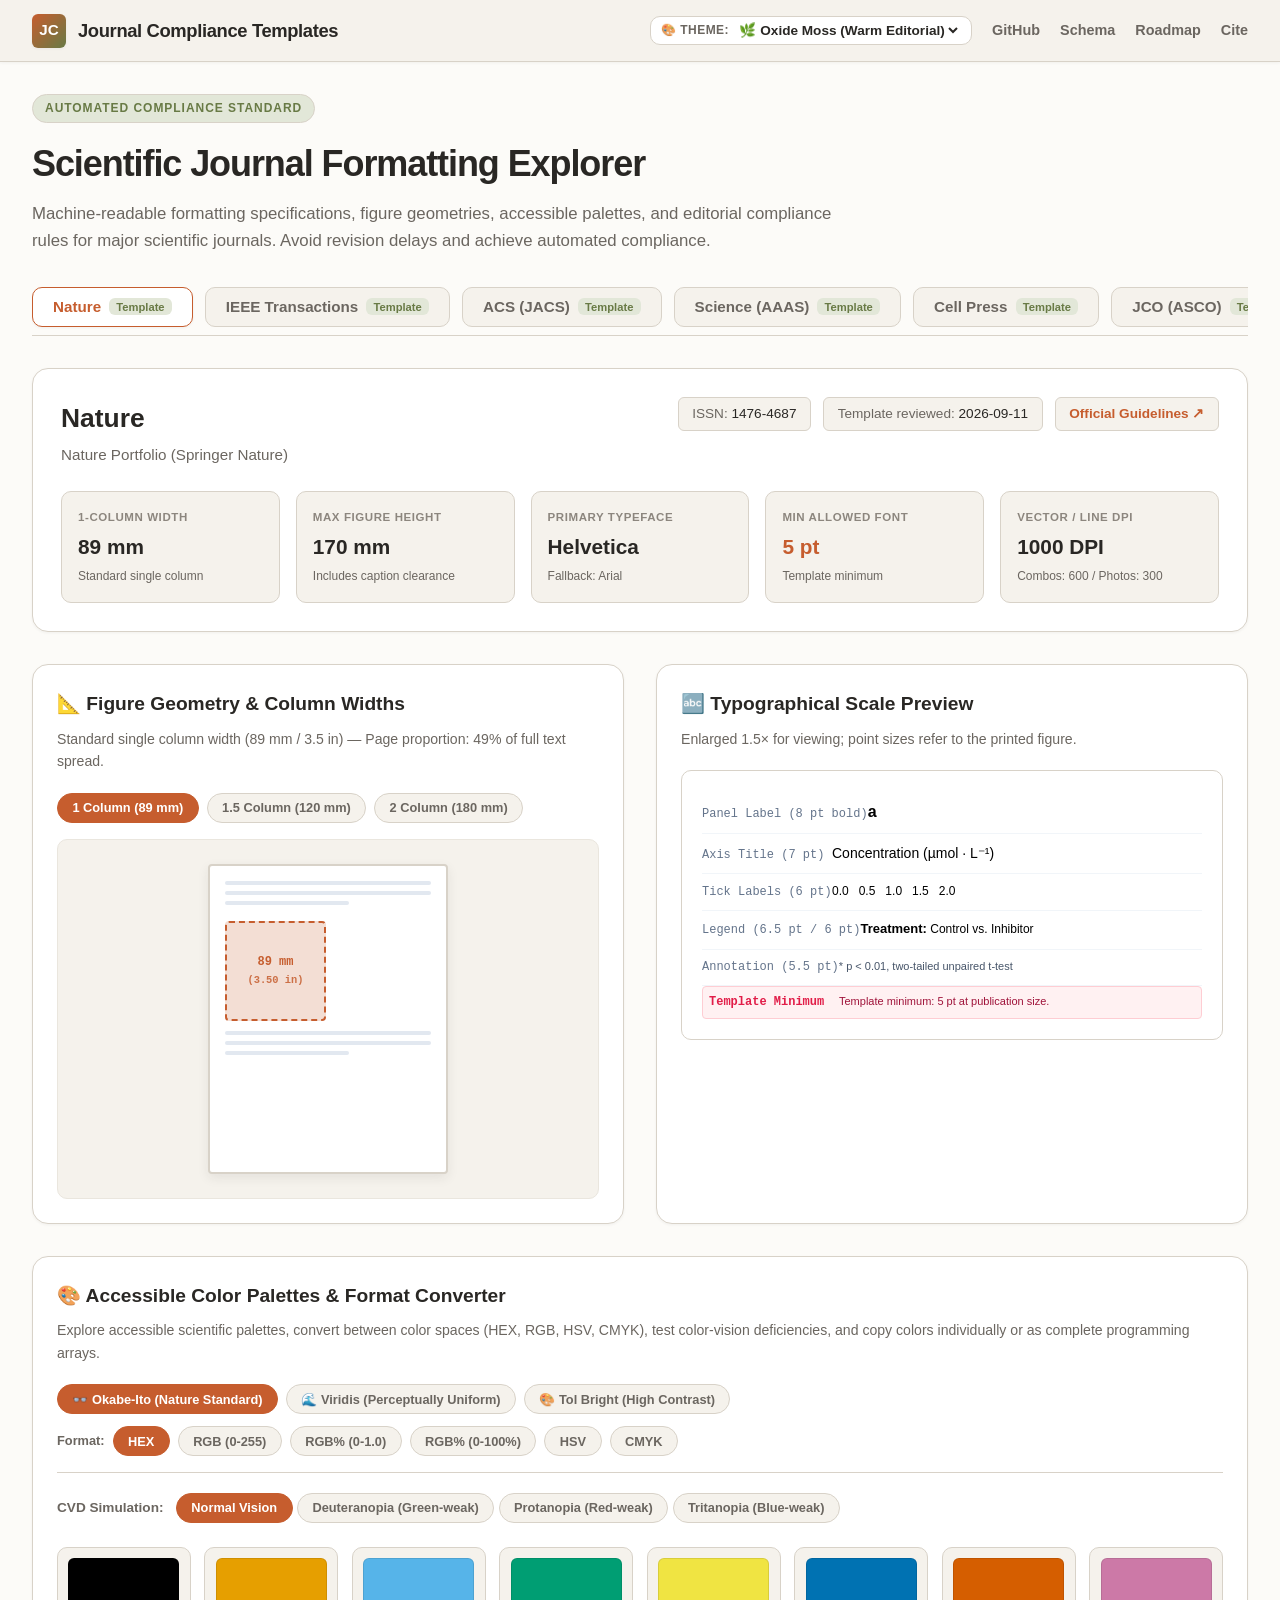
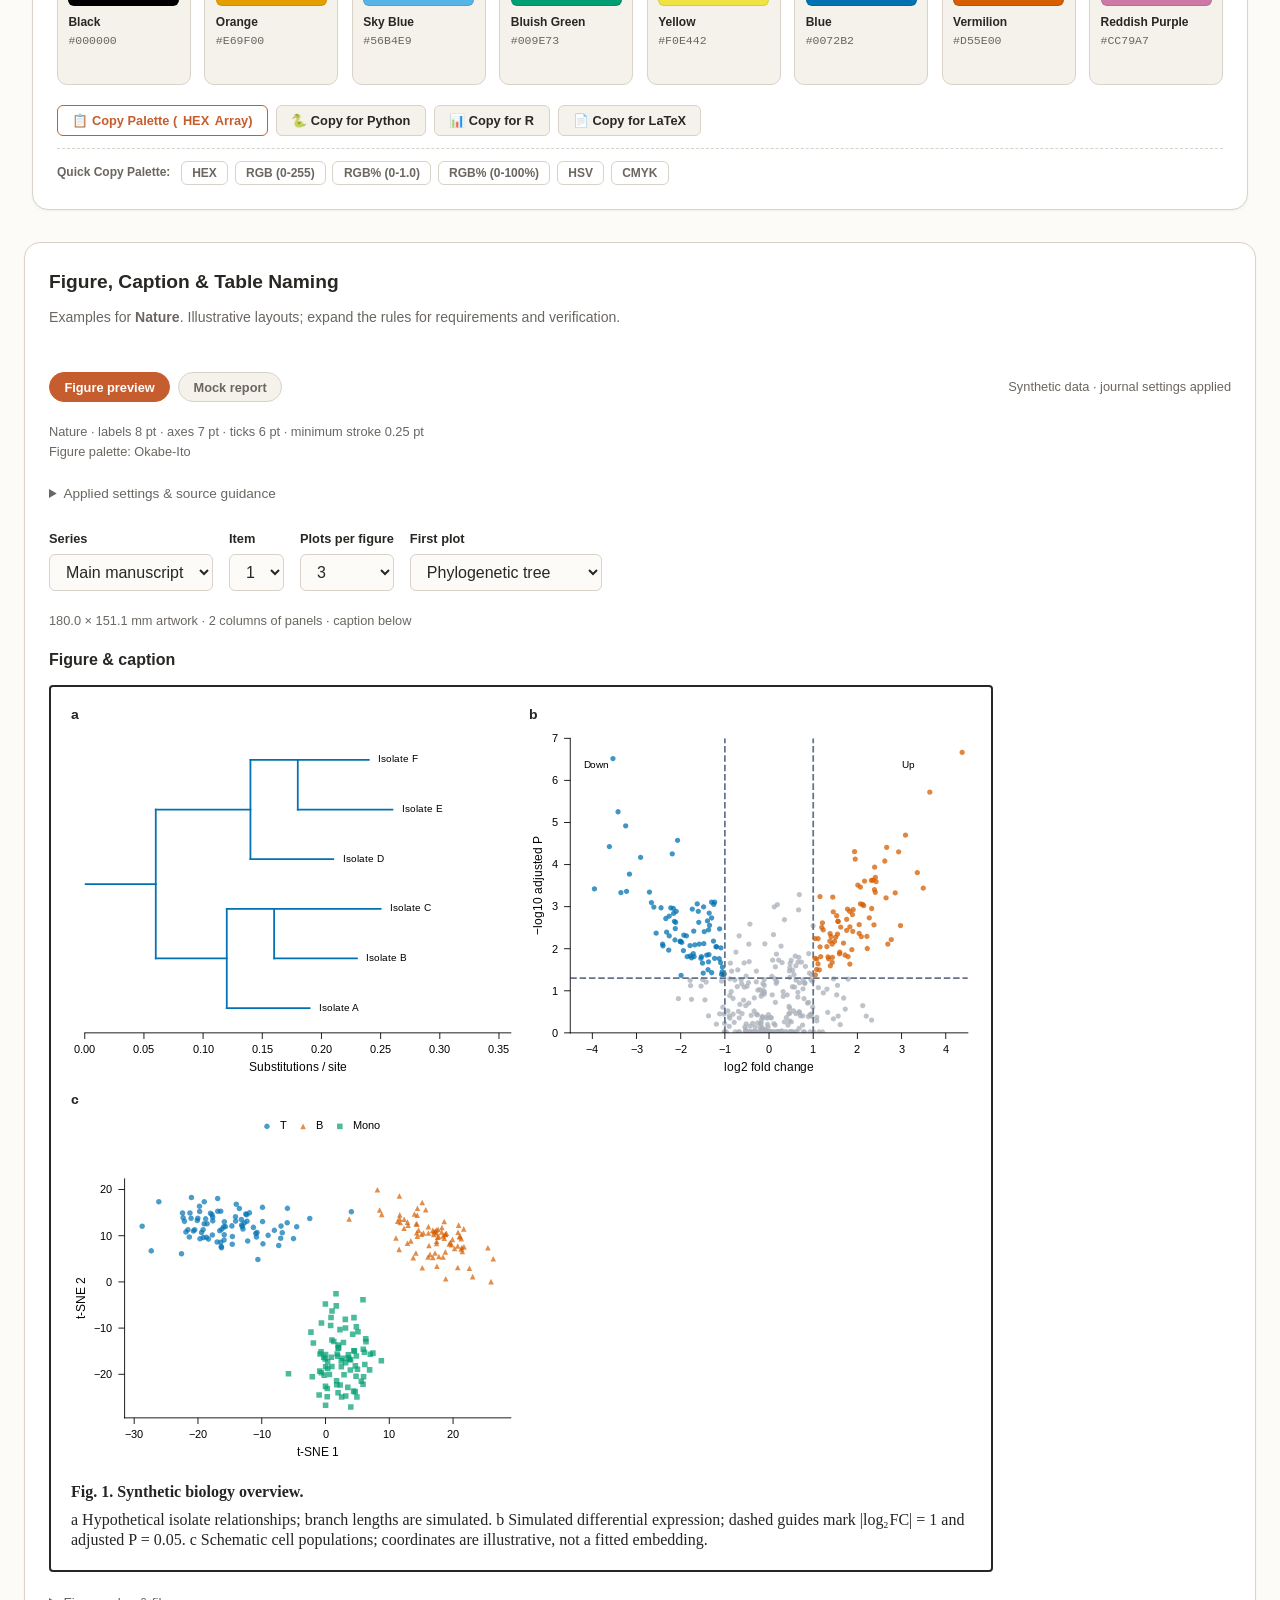
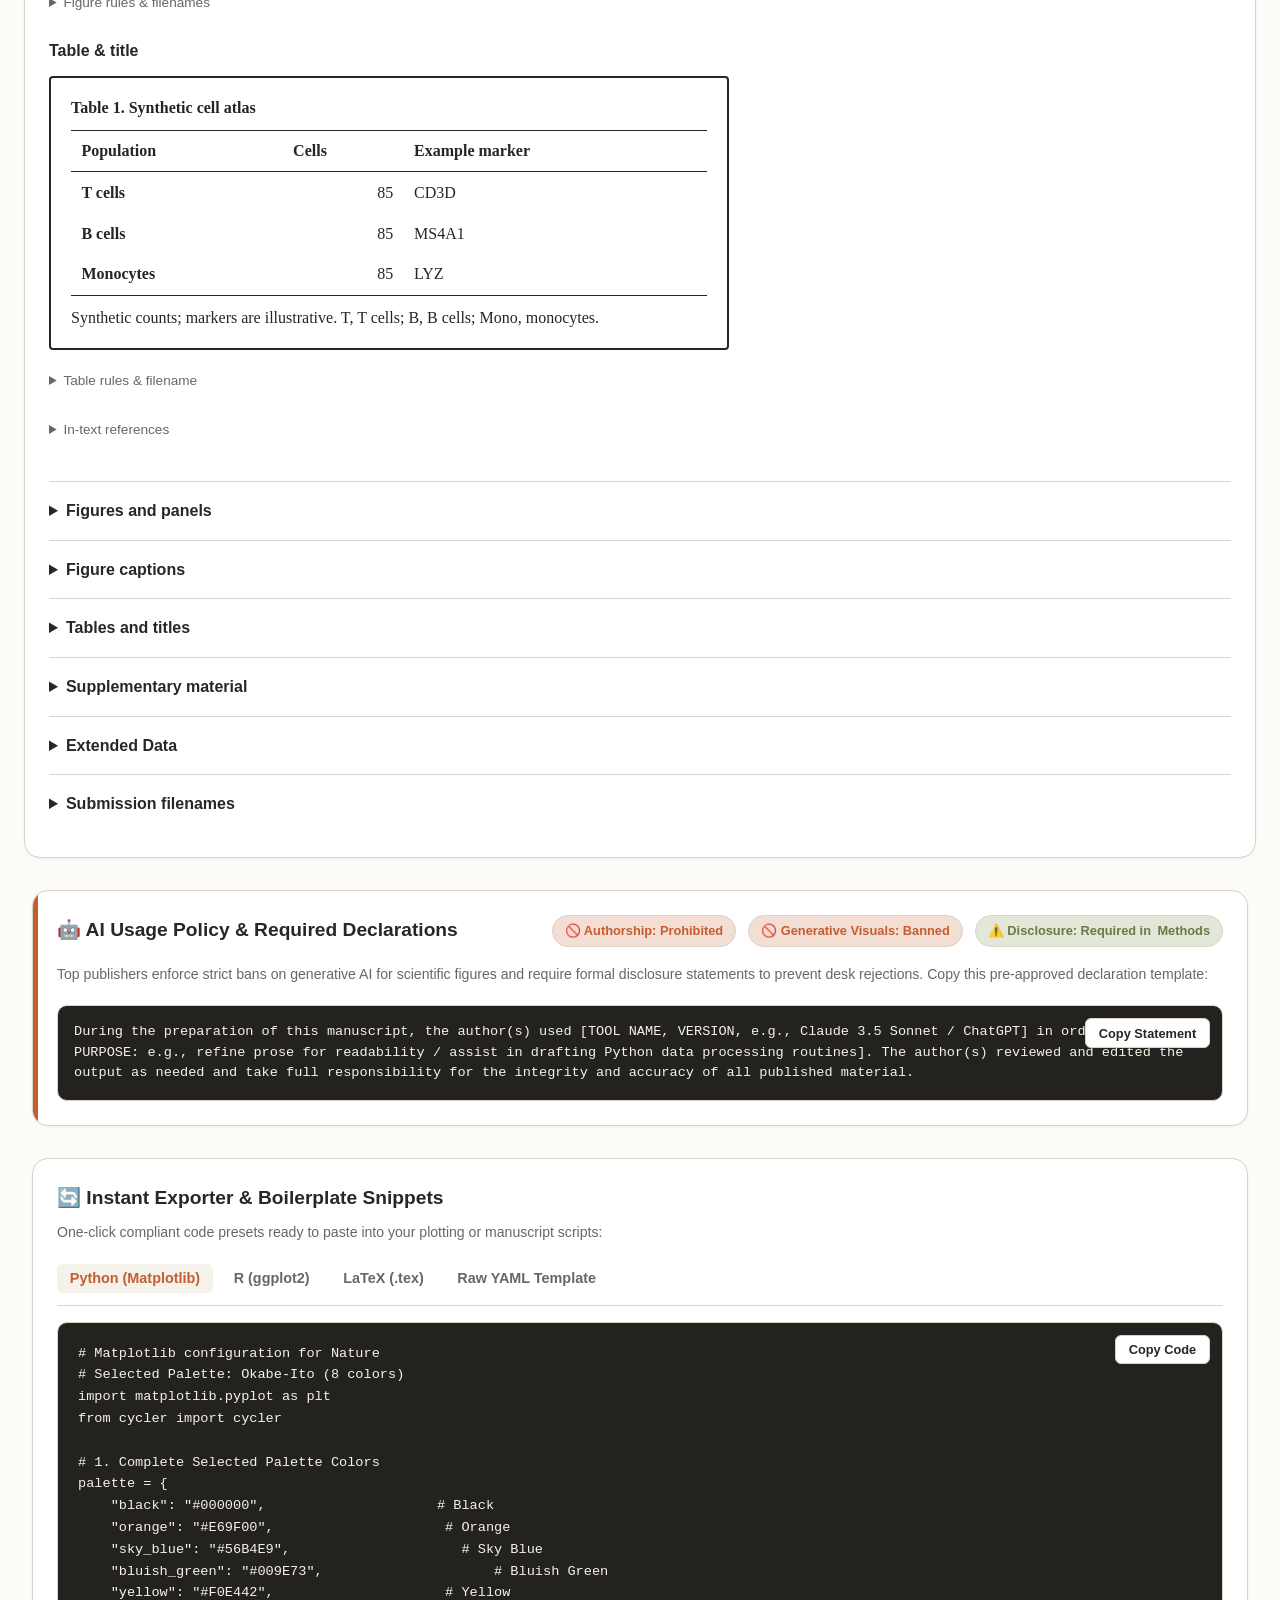
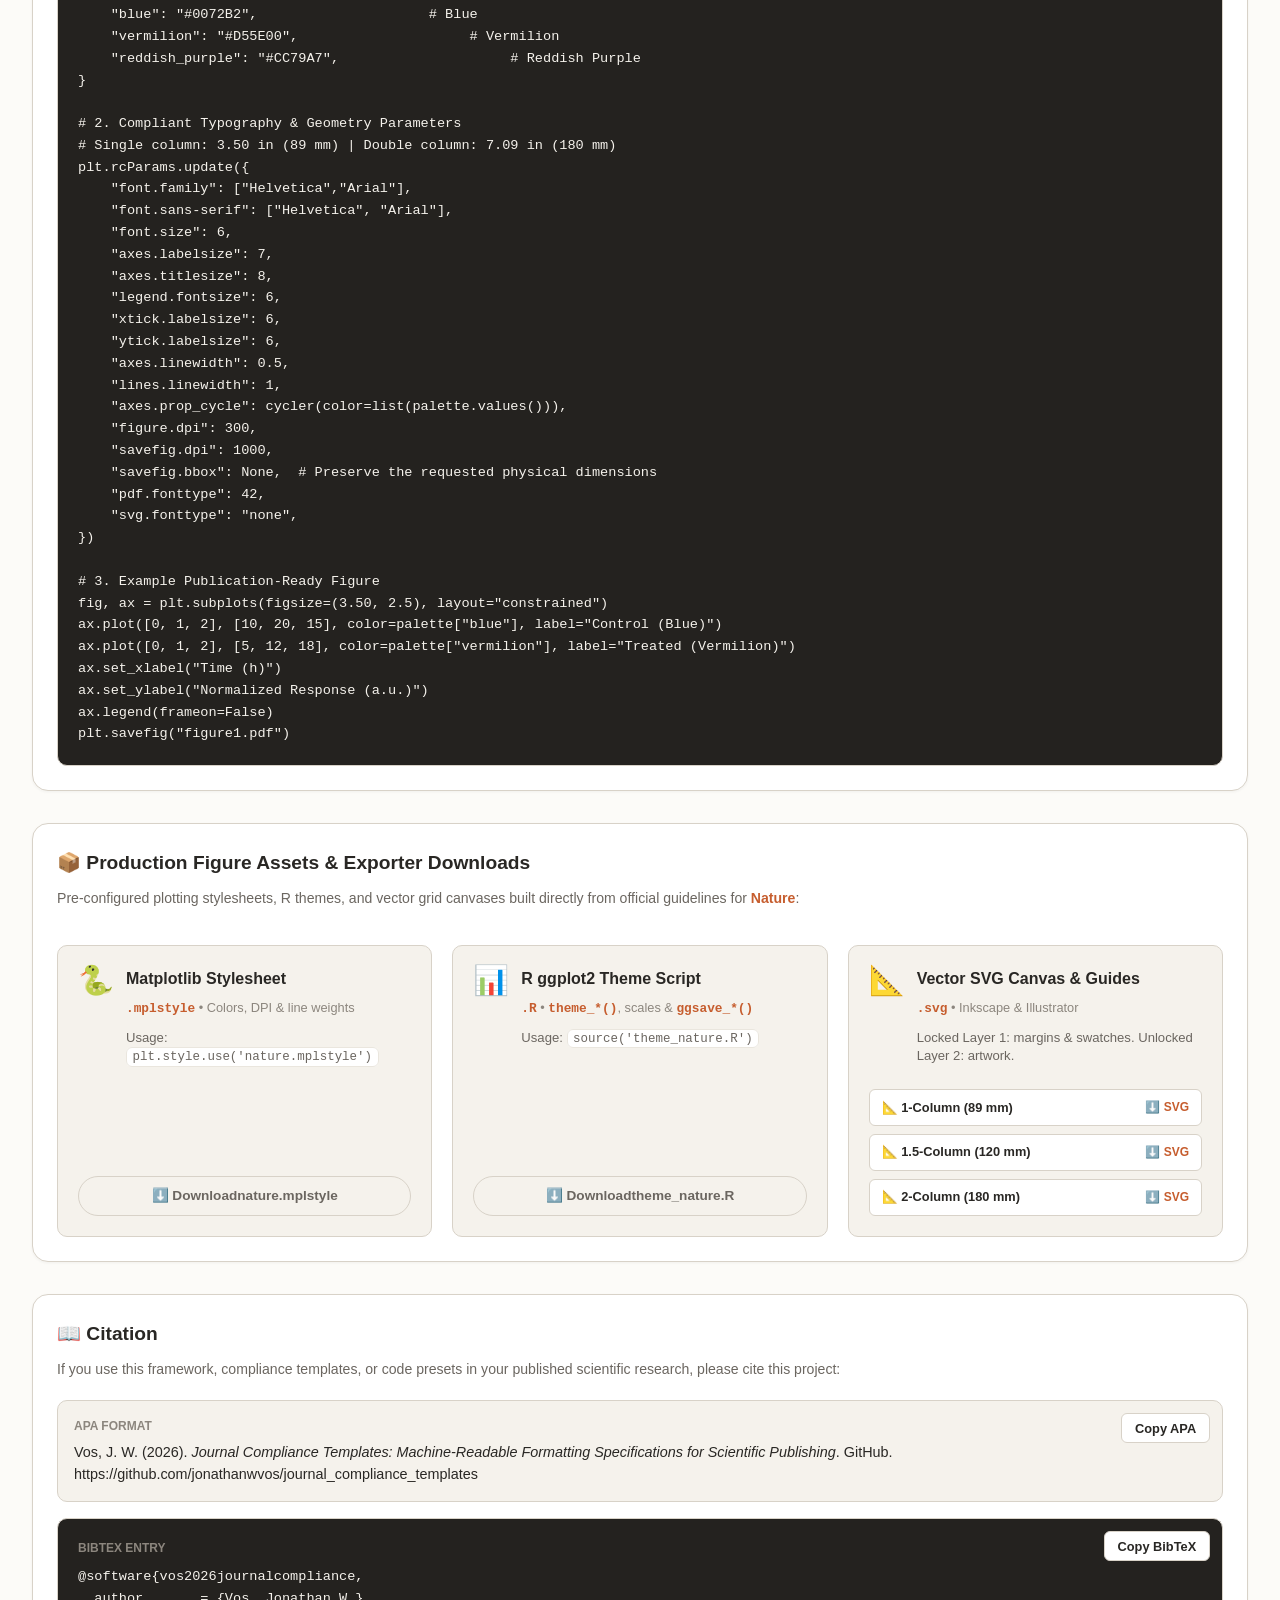
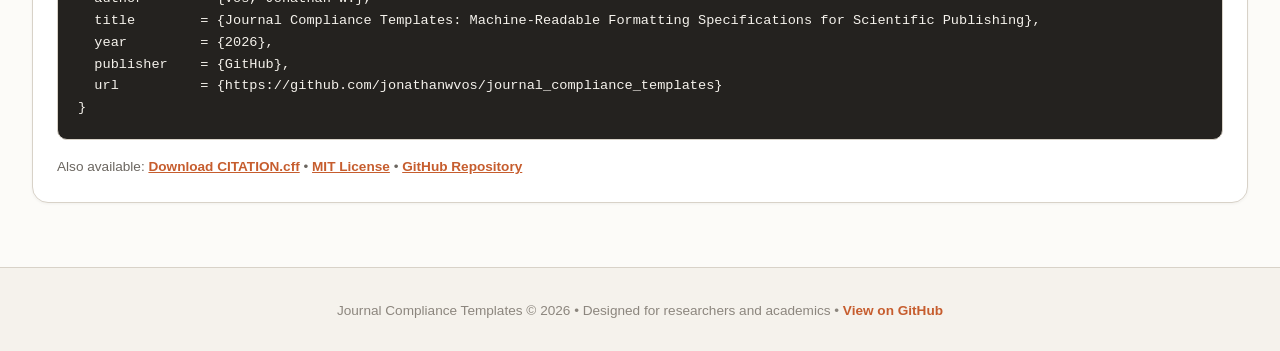
<file: docs/index.html>
<!DOCTYPE html>
<html lang="en">
<head>
  <meta charset="UTF-8">
  <meta name="viewport" content="width=device-width, initial-scale=1.0">
  <title>Scientific Journal Compliance Explorer</title>
  <link rel="stylesheet" href="styles.css">
</head>
<body>

  <!-- Navigation Bar -->
  <header class="top-nav">
    <div class="logo-area">
      <div class="logo-icon">JC</div>
      <span class="brand-title">Journal Compliance Templates</span>
    </div>

    <div class="nav-actions">
      <!-- Theme Switcher -->
      <div class="theme-picker-wrap">
        <span class="theme-picker-label">🎨 Theme:</span>
        <select id="theme-selector" class="theme-select" aria-label="Documentation Color Theme">
          <option value="theme-oxide-moss" selected>🌿 Oxide Moss (Warm Editorial)</option>
          <option value="theme-okabe-ito">👓 Okabe-Ito (Accessible Light)</option>
          <option value="theme-slate-dark">🌌 Slate Dark (Tech Dark)</option>
          <option value="theme-viridis">🌊 Viridis Deep (Data Dense)</option>
        </select>
      </div>

      <nav class="nav-links">
        <a href="https://github.com/jonathanwvos/journal_compliance_templates" target="_blank" class="nav-link">GitHub</a>
        <a href="schemas/compliance_schema_v1.json" target="_blank" class="nav-link">Schema</a>
        <a href="docs/project_plan.md" target="_blank" class="nav-link">Roadmap</a>
        <a href="#citation-section" class="nav-link">Cite</a>
      </nav>
    </div>
  </header>

  <main class="container">
    
    <!-- Hero Section -->
    <section class="hero">
      <span class="hero-tag">Automated Compliance Standard</span>
      <h1>Scientific Journal Formatting Explorer</h1>
      <p>
        Machine-readable formatting specifications, figure geometries, accessible palettes, and editorial compliance rules for major scientific journals. Avoid revision delays and achieve automated compliance.
      </p>
    </section>

    <!-- Journal Selector Tabs -->
    <div class="journal-selector">
      <button class="journal-tab active" data-journal="nature">
        <span>Nature</span>
        <span class="status-badge verified">Template</span>
      </button>
      <button class="journal-tab" data-journal="ieee">
        <span>IEEE Transactions</span>
        <span class="status-badge verified">Template</span>
      </button>
      <button class="journal-tab" data-journal="acs">
        <span>ACS (JACS)</span>
        <span class="status-badge verified">Template</span>
      </button>
      <button class="journal-tab" data-journal="science">
        <span>Science (AAAS)</span>
        <span class="status-badge verified">Template</span>
      </button>
      <button class="journal-tab" data-journal="cell">
        <span>Cell Press</span>
        <span class="status-badge verified">Template</span>
      </button>
      <button class="journal-tab" data-journal="jco">
        <span>JCO (ASCO)</span>
        <span class="status-badge verified">Template</span>
      </button>
    </div>

    <!-- Overview Card -->
    <section class="overview-card">
      <div class="overview-header">
        <div class="journal-meta">
          <h2 id="journal-name">Nature</h2>
          <p id="publisher-name" class="publisher-sub">Nature Portfolio (Springer Nature)</p>
        </div>
        <div class="meta-badges">
          <div class="badge-item">ISSN: <span id="issn-val" style="color:var(--text-primary);">1476-4687</span></div>
          <div class="badge-item">Template reviewed: <span id="verified-val" style="color:var(--text-primary);">2026-09-11</span></div>
          <div class="badge-item"><a id="guidelines-link" href="#" target="_blank">Official Guidelines &nearr;</a></div>
        </div>
      </div>

      <!-- Quick Metrics -->
      <div class="metrics-grid">
        <div class="metric-box">
          <div class="metric-label">1-Column Width</div>
          <div class="metric-value" id="single-width-val">89 mm</div>
          <div class="metric-sub">Standard single column</div>
        </div>
        <div class="metric-box">
          <div class="metric-label">Max Figure Height</div>
          <div class="metric-value" id="max-height-val">170 mm</div>
          <div class="metric-sub">Includes caption clearance</div>
        </div>
        <div class="metric-box">
          <div class="metric-label">Primary Typeface</div>
          <div class="metric-value" id="font-family-val">Helvetica</div>
          <div class="metric-sub" id="font-fallback-val">Fallback: Arial</div>
        </div>
        <div class="metric-box">
          <div class="metric-label">Min Allowed Font</div>
          <div class="metric-value" id="min-font-val" style="color:var(--accent-primary);">5.0 pt</div>
          <div class="metric-sub">Template minimum</div>
        </div>
        <div class="metric-box">
          <div class="metric-label">Vector / Line DPI</div>
          <div class="metric-value" id="lineart-dpi-val">1000 DPI</div>
          <div class="metric-sub" id="raster-dpi-val">Combos: 600 / Photos: 300</div>
        </div>
      </div>
    </section>

    <!-- Interactive Features Split -->
    <div class="feature-split">
      
      <!-- Feature 1: Figure Geometry Visualizer -->
      <div class="card">
        <div class="card-title">
          <span>📐 Figure Geometry & Column Widths</span>
        </div>
        <p class="card-desc" id="visualizer-desc">
          Interactive column layout relative to full page print dimensions.
        </p>
        
        <div class="visualizer-controls">
          <button class="btn-pill col-btn active" data-col="single_column">1 Column (89 mm)</button>
          <button class="btn-pill col-btn" data-col="one_and_half_column">1.5 Column (120 mm)</button>
          <button class="btn-pill col-btn" data-col="double_column">2 Column (180 mm)</button>
        </div>

        <div class="page-stage">
          <div class="page-mockup">
            <div class="page-text-line"></div>
            <div class="page-text-line"></div>
            <div class="page-text-line short"></div>
            
            <!-- Rendered Figure Box -->
            <div id="figure-box-render" class="figure-box-render">
              <strong>89 mm</strong>
              <span>(3.50 in)</span>
            </div>

            <div class="page-text-line"></div>
            <div class="page-text-line"></div>
            <div class="page-text-line short"></div>
          </div>
        </div>
      </div>

      <!-- Feature 2: Typography Scale Hierarchy -->
      <div class="card">
        <div class="card-title">
          <span>🔤 Typographical Scale Preview</span>
        </div>
        <p class="card-desc">
          Enlarged 1.5× for viewing; point sizes refer to the printed figure.
        </p>
        
        <div id="typo-stage" class="typography-stage">
          <!-- Dynamically populated by JS -->
        </div>
      </div>

    </div>

    <!-- Enhanced Color & Accessibility Palette Inspector -->
    <section class="card" style="margin-bottom: 2rem;">
      <div class="card-title">
        <span>🎨 Accessible Color Palettes & Format Converter</span>
      </div>
      <p class="card-desc">
        Explore accessible scientific palettes, convert between color spaces (HEX, RGB, HSV, CMYK), test color-vision deficiencies, and copy colors individually or as complete programming arrays.
      </p>

      <!-- Palette Controls Toolbar -->
      <div class="palette-toolbar">
        <!-- Palette Tabs (Accessible Scientific Standards) -->
        <div class="palette-tabs">
          <button class="btn-pill palette-tab-btn active" data-palette="Okabe-Ito">👓 Okabe-Ito (Nature Standard)</button>
          <button class="btn-pill palette-tab-btn" data-palette="Viridis">🌊 Viridis (Perceptually Uniform)</button>
          <button class="btn-pill palette-tab-btn" data-palette="Tol Bright">🎨 Tol Bright (High Contrast)</button>
        </div>

        <!-- Format Selector -->
        <div class="format-picker-group">
          <span style="font-size: 0.8rem; font-weight: 700; color: var(--text-secondary);">Format:</span>
          <button class="btn-pill fmt-btn active" data-fmt="hex">HEX</button>
          <button class="btn-pill fmt-btn" data-fmt="rgb255">RGB (0-255)</button>
          <button class="btn-pill fmt-btn" data-fmt="rgb_norm" title="Normalized RGB (0.0 to 1.0)">RGB% (0-1.0)</button>
          <button class="btn-pill fmt-btn" data-fmt="rgb_percent" title="Percentage RGB (0-100%)">RGB% (0-100%)</button>
          <button class="btn-pill fmt-btn" data-fmt="hsv">HSV</button>
          <button class="btn-pill fmt-btn" data-fmt="cmyk" title="Print format">CMYK</button>
        </div>
      </div>

      <!-- Vision Simulation Mode (CVD) -->
      <div class="cvd-controls" style="margin-bottom: 0.5rem;">
        <span style="font-size: 0.85rem; font-weight: 600; color: var(--text-secondary); margin-right: 0.5rem;">CVD Simulation:</span>
        <button class="btn-pill cvd-btn active" data-cvd="normal">Normal Vision</button>
        <button class="btn-pill cvd-btn" data-cvd="deuteranopia">Deuteranopia (Green-weak)</button>
        <button class="btn-pill cvd-btn" data-cvd="protanopia">Protanopia (Red-weak)</button>
        <button class="btn-pill cvd-btn" data-cvd="tritanopia">Tritanopia (Blue-weak)</button>
      </div>

      <!-- Interactive Swatch Grid -->
      <div id="swatch-grid" class="swatch-grid">
        <!-- Dynamically populated by JS -->
      </div>

      <!-- Bulk Palette Copy Action Buttons -->
      <div class="palette-action-buttons">
        <button id="copy-palette-formatted" class="action-btn primary-action">📋 Copy Palette (<span id="active-fmt-badge">HEX</span> Array)</button>
        <button id="copy-palette-python" class="action-btn">🐍 Copy for Python</button>
        <button id="copy-palette-r" class="action-btn">📊 Copy for R</button>
        <button id="copy-palette-latex" class="action-btn">📄 Copy for LaTeX</button>
      </div>

      <!-- Quick Copy Row by Format -->
      <div class="palette-quick-row">
        <span class="quick-row-label">Quick Copy Palette:</span>
        <button class="action-btn-sm" data-copy-fmt="hex">HEX</button>
        <button class="action-btn-sm" data-copy-fmt="rgb255">RGB (0-255)</button>
        <button class="action-btn-sm" data-copy-fmt="rgb_norm">RGB% (0-1.0)</button>
        <button class="action-btn-sm" data-copy-fmt="rgb_percent">RGB% (0-100%)</button>
        <button class="action-btn-sm" data-copy-fmt="hsv">HSV</button>
        <button class="action-btn-sm" data-copy-fmt="cmyk">CMYK</button>
      </div>
    </section>

    <section class="card naming-card" aria-labelledby="naming-title">
      <h2 id="naming-title" class="card-title">Figure, Caption &amp; Table Naming</h2>
      <p class="card-desc">Examples for <strong id="naming-journal-name"></strong>.
        Illustrative layouts; expand the rules for requirements and verification.</p>
      <div id="naming-preview"></div>
      <div id="naming-guidance"></div>
    </section>

    <!-- AI Policy & Compliance Section -->
    <section class="ai-card">
      <div class="ai-header">
        <div class="card-title" style="margin-bottom:0;">
          <span>🤖 AI Usage Policy & Required Declarations</span>
        </div>
        <div class="ai-status-group">
          <span class="ai-pill danger">🚫 Authorship: Prohibited</span>
          <span class="ai-pill danger">🚫 Generative Visuals: Banned</span>
          <span class="ai-pill warning">⚠️ Disclosure: Required in <span id="ai-placement-val">Methods</span></span>
        </div>
      </div>
      <p class="card-desc">
        Top publishers enforce strict bans on generative AI for scientific figures and require formal disclosure statements to prevent desk rejections. Copy this pre-approved declaration template:
      </p>
      <div class="statement-box">
        <button id="copy-statement-btn" class="copy-btn">Copy Statement</button>
        <span id="ai-statement-text">Loading declaration template...</span>
      </div>
    </section>

    <!-- Exporters & Code Snippet Card -->
    <section class="exporter-card">
      <div class="card-title">
        <span>🔄 Instant Exporter & Boilerplate Snippets</span>
      </div>
      <p class="card-desc">
        One-click compliant code presets ready to paste into your plotting or manuscript scripts:
      </p>

      <div class="tab-nav">
        <button class="tab-btn active" data-tab="matplotlib">Python (Matplotlib)</button>
        <button class="tab-btn" data-tab="r_ggplot2">R (ggplot2)</button>
        <button class="tab-btn" data-tab="latex">LaTeX (.tex)</button>
        <button class="tab-btn" data-tab="yaml">Raw YAML Template</button>
      </div>

      <div class="code-container">
        <button id="copy-code-btn" class="copy-btn">Copy Code</button>
        <pre><code id="code-display" class="code-block">Loading snippet...</code></pre>
      </div>
    </section>

    <!-- Figure Plotting Exporters & Template Downloads (Milestone 3) -->
    <section class="card" style="margin-bottom: 2rem;">
      <div class="card-title">
        <span>📦 Production Figure Assets & Exporter Downloads</span>
      </div>
      <p class="card-desc">
        Pre-configured plotting stylesheets, R themes, and vector grid canvases built directly from official guidelines for <strong id="fig-dl-journal-name" style="color:var(--accent-primary);">Nature</strong>:
      </p>

      <div class="downloads-grid">
        <!-- Matplotlib .mplstyle Card -->
        <div class="download-item-card">
          <div class="dl-card-header">
            <div class="dl-card-icon">🐍</div>
            <div class="dl-card-content">
              <div class="dl-card-title">Matplotlib Stylesheet</div>
              <div class="dl-card-subtitle"><code>.mplstyle</code> &bull; Colors, DPI & line weights</div>
              <p class="dl-card-text">Usage: <code>plt.style.use('<span id="dl-mpl-name">nature.mplstyle</span>')</code></p>
            </div>
          </div>
          <a id="btn-dl-mpl" href="downloads/figures/matplotlib/nature.mplstyle" download="nature.mplstyle" class="btn-pill primary-action dl-btn">
            ⬇️ Download <span id="dl-mpl-label">nature.mplstyle</span>
          </a>
        </div>

        <!-- R ggplot2 Theme Card -->
        <div class="download-item-card">
          <div class="dl-card-header">
            <div class="dl-card-icon">📊</div>
            <div class="dl-card-content">
              <div class="dl-card-title">R ggplot2 Theme Script</div>
              <div class="dl-card-subtitle"><code>.R</code> &bull; <code>theme_*()</code>, scales & <code>ggsave_*()</code></div>
              <p class="dl-card-text">Usage: <code>source('<span id="dl-r-name">theme_nature.R</span>')</code></p>
            </div>
          </div>
          <a id="btn-dl-r" href="downloads/figures/r/theme_nature.R" download="theme_nature.R" class="btn-pill primary-action dl-btn">
            ⬇️ Download <span id="dl-r-label">theme_nature.R</span>
          </a>
        </div>

        <!-- Vector SVG Grids Card -->
        <div class="download-item-card">
          <div class="dl-card-header">
            <div class="dl-card-icon">📐</div>
            <div class="dl-card-content">
              <div class="dl-card-title">Vector SVG Canvas & Guides</div>
              <div class="dl-card-subtitle"><code>.svg</code> &bull; Inkscape & Illustrator</div>
              <p class="dl-card-text">Locked Layer 1: margins & swatches. Unlocked Layer 2: artwork.</p>
            </div>
          </div>
          <div class="svg-dl-buttons" id="svg-dl-button-group">
            <!-- Dynamically populated buttons for each column width -->
          </div>
        </div>
      </div>
    </section>

    <!-- Citation Section -->
    <section id="citation-section" class="card" style="margin-bottom: 2rem;">
      <div class="card-title">
        <span>📖 Citation</span>
      </div>
      <p class="card-desc">
        If you use this framework, compliance templates, or code presets in your published scientific research, please cite this project:
      </p>
      
      <div style="display: flex; flex-direction: column; gap: 1rem;">
        <!-- APA Citation -->
        <div style="background: var(--bg-secondary); border: 1px solid var(--border-color); border-radius: var(--radius-md); padding: 1rem; position: relative;">
          <button id="copy-apa-btn" class="copy-btn" style="top: 0.75rem; right: 0.75rem;">Copy APA</button>
          <div style="font-size: 0.75rem; font-weight: 700; text-transform: uppercase; color: var(--text-muted); margin-bottom: 0.35rem;">APA Format</div>
          <p id="apa-text" style="font-size: 0.9rem; color: var(--text-primary); padding-right: 5.5rem; line-height: 1.5;">
            Vos, J. W. (2026). <em>Journal Compliance Templates: Machine-Readable Formatting Specifications for Scientific Publishing</em>. GitHub. https://github.com/jonathanwvos/journal_compliance_templates
          </p>
        </div>

        <!-- BibTeX Citation -->
        <div class="code-container" style="position: relative;">
          <button id="copy-bibtex-btn" class="copy-btn">Copy BibTeX</button>
          <div style="font-size: 0.75rem; font-weight: 700; text-transform: uppercase; color: var(--text-muted); margin-bottom: 0.5rem;">BibTeX Entry</div>
          <pre><code id="bibtex-text" class="code-block">@software{vos2026journalcompliance,
  author       = {Vos, Jonathan W.},
  title        = {Journal Compliance Templates: Machine-Readable Formatting Specifications for Scientific Publishing},
  year         = {2026},
  publisher    = {GitHub},
  url          = {https://github.com/jonathanwvos/journal_compliance_templates}
}</code></pre>
        </div>

        <div style="font-size: 0.85rem; color: var(--text-secondary);">
          Also available: <a href="docs/CITATION.cff" target="_blank" style="color: var(--accent-primary); font-weight: 600;">Download CITATION.cff</a> &bull; <a href="docs/LICENSE" target="_blank" style="color: var(--accent-primary); font-weight: 600;">MIT License</a> &bull; <a href="https://github.com/jonathanwvos/journal_compliance_templates" target="_blank" style="color: var(--accent-primary); font-weight: 600;">GitHub Repository</a>
        </div>
      </div>
    </section>

  </main>

  <!-- Floating Copy Toast -->
  <div id="copy-toast" class="copy-toast">Copied to clipboard!</div>

  <footer>
    <p>
      Journal Compliance Templates &copy; 2026 &bull; Designed for researchers and academics &bull;
      <a href="https://github.com/jonathanwvos/journal_compliance_templates" target="_blank">View on GitHub</a>
    </p>
  </footer>

  <script src="data/journals.js"></script>
  <script src="images/biology/profiles.js"></script>
  <script src="naming-preview.js"></script>
  <script src="app.js"></script>
</body>
</html>
</file>
<file: docs/styles.css>
/* ==============================================================================
   Journal Compliance Templates - Aesthetic Styling
   Default Theme: Oxide Moss (Warm Scientific Editorial)
   ============================================================================== */

:root {
  /* Default Theme: Oxide Moss */
  --bg-primary: #FCFBF8;
  --bg-secondary: #F5F2EC;
  --bg-card: #FFFFFF;
  --bg-card-hover: #F0ECE4;
  --text-primary: #292724;
  --text-secondary: #6B6660;
  --text-muted: #8C867E;
  --border-color: #D8D2C8;
  --border-subtle: #EAE6DE;
  
  --accent-primary: #C65D2E;     /* Oxide Primary */
  --accent-primary-hover: #9E4521;
  --accent-secondary: #687A45;   /* Moss Primary */
  --accent-secondary-hover: #4D5C33;

  --accent-blue: #C65D2E;
  --accent-teal: #687A45;
  --accent-green: #4D5C33;
  --accent-amber: #D97706;
  --accent-rose: #C65D2E;

  --highlight-warm: #F3DED4;
  --highlight-cool: #E2E7D8;
  
  --code-bg: #24221F;
  --code-text: #F5F2EC;
  
  --shadow-sm: 0 1px 3px rgba(41, 39, 36, 0.05);
  --shadow-md: 0 4px 12px rgba(41, 39, 36, 0.08);
  --shadow-lg: 0 12px 30px rgba(41, 39, 36, 0.12);

  --font-sans: -apple-system, BlinkMacSystemFont, "Segoe UI", Roboto, "Helvetica Neue", Arial, sans-serif;
  --font-mono: ui-monospace, SFMono-Regular, Menlo, Monaco, Consolas, "Liberation Mono", monospace;
  --radius-sm: 6px;
  --radius-md: 10px;
  --radius-lg: 16px;
}

/* Theme: Slate Dark */
body.theme-slate-dark {
  --bg-primary: #0f141c;
  --bg-secondary: #18202c;
  --bg-card: #1f2a3a;
  --bg-card-hover: #263448;
  --text-primary: #f1f5f9;
  --text-secondary: #94a3b8;
  --text-muted: #64748b;
  --border-color: #334155;
  --border-subtle: #243042;
  --accent-primary: #38bdf8;
  --accent-primary-hover: #0284c7;
  --accent-secondary: #2dd4bf;
  --accent-secondary-hover: #0d9488;
  --accent-blue: #38bdf8;
  --accent-teal: #2dd4bf;
  --accent-green: #4ade80;
  --accent-amber: #fbbf24;
  --accent-rose: #fb7185;
  --highlight-warm: rgba(251, 113, 133, 0.15);
  --highlight-cool: rgba(45, 212, 191, 0.15);
  --code-bg: #0b0f17;
  --code-text: #e2e8f0;
  --shadow-sm: 0 1px 3px rgba(0, 0, 0, 0.3);
  --shadow-md: 0 4px 12px rgba(0, 0, 0, 0.4);
  --shadow-lg: 0 12px 30px rgba(0, 0, 0, 0.5);
}

/* Theme: Okabe-Ito Light */
body.theme-okabe-ito {
  --bg-primary: #F8FAFC;
  --bg-secondary: #F1F5F9;
  --bg-card: #FFFFFF;
  --bg-card-hover: #E2E8F0;
  --text-primary: #0F172A;
  --text-secondary: #475569;
  --text-muted: #64748B;
  --border-color: #CBD5E1;
  --border-subtle: #E2E8F0;
  --accent-primary: #0072B2;     /* Okabe Blue */
  --accent-primary-hover: #005585;
  --accent-secondary: #D55E00;   /* Vermilion */
  --accent-secondary-hover: #A74700;
  --accent-blue: #0072B2;
  --accent-teal: #009E73;
  --accent-green: #009E73;
  --accent-amber: #E69F00;
  --accent-rose: #CC79A7;
  --highlight-warm: #FDE8D7;
  --highlight-cool: #D0E8F2;
  --code-bg: #1E293B;
  --code-text: #F8FAFC;
  --shadow-sm: 0 1px 3px rgba(15, 23, 42, 0.05);
  --shadow-md: 0 4px 12px rgba(15, 23, 42, 0.08);
  --shadow-lg: 0 12px 30px rgba(15, 23, 42, 0.12);
}

/* Theme: Viridis Deep */
body.theme-viridis {
  --bg-primary: #0B1320;
  --bg-secondary: #121F33;
  --bg-card: #1A2B45;
  --bg-card-hover: #223757;
  --text-primary: #F7FAFD;
  --text-secondary: #A6C3E4;
  --text-muted: #6A8EB8;
  --border-color: #274066;
  --border-subtle: #1C304D;
  --accent-primary: #21918C;     /* Viridis Teal */
  --accent-primary-hover: #19726D;
  --accent-secondary: #FDE725;   /* Viridis Yellow */
  --accent-secondary-hover: #D8C318;
  --accent-blue: #21918C;
  --accent-teal: #5EC962;
  --accent-green: #5EC962;
  --accent-amber: #FDE725;
  --accent-rose: #440154;
  --highlight-warm: rgba(253, 231, 37, 0.15);
  --highlight-cool: rgba(33, 145, 140, 0.2);
  --code-bg: #070D17;
  --code-text: #EBF3FC;
  --shadow-sm: 0 1px 3px rgba(0, 0, 0, 0.4);
  --shadow-md: 0 4px 12px rgba(0, 0, 0, 0.5);
  --shadow-lg: 0 12px 30px rgba(0, 0, 0, 0.6);
}

* {
  box-sizing: border-box;
  margin: 0;
  padding: 0;
}

body {
  font-family: var(--font-sans);
  background-color: var(--bg-primary);
  color: var(--text-primary);
  line-height: 1.6;
  min-height: 100vh;
  display: flex;
  flex-direction: column;
  transition: background-color 0.25s ease, color 0.25s ease;
}

/* Header & Top Bar */
.top-nav {
  background: var(--bg-secondary);
  border-bottom: 1px solid var(--border-color);
  position: sticky;
  top: 0;
  z-index: 100;
  padding: 0.85rem 2rem;
  display: flex;
  justify-content: space-between;
  align-items: center;
  box-shadow: var(--shadow-sm);
}

.logo-area {
  display: flex;
  align-items: center;
  gap: 0.75rem;
}

.logo-icon {
  width: 34px;
  height: 34px;
  background: linear-gradient(135deg, var(--accent-primary), var(--accent-secondary));
  border-radius: var(--radius-sm);
  display: flex;
  align-items: center;
  justify-content: center;
  font-weight: 800;
  color: #FFFFFF;
  font-size: 0.95rem;
  box-shadow: var(--shadow-sm);
}

.brand-title {
  font-size: 1.15rem;
  font-weight: 700;
  letter-spacing: -0.02em;
  color: var(--text-primary);
}

.nav-actions {
  display: flex;
  align-items: center;
  gap: 1.25rem;
}

.theme-picker-wrap {
  display: flex;
  align-items: center;
  gap: 0.4rem;
  background: var(--bg-card);
  border: 1px solid var(--border-color);
  padding: 0.25rem 0.6rem;
  border-radius: var(--radius-md);
}

.theme-picker-label {
  font-size: 0.75rem;
  font-weight: 600;
  color: var(--text-secondary);
  text-transform: uppercase;
  letter-spacing: 0.04em;
}

.theme-select {
  background: transparent;
  border: none;
  color: var(--text-primary);
  font-family: var(--font-sans);
  font-size: 0.85rem;
  font-weight: 600;
  cursor: pointer;
  outline: none;
}

.theme-select option {
  background: var(--bg-card);
  color: var(--text-primary);
}

.nav-links {
  display: flex;
  align-items: center;
  gap: 1.25rem;
}

.nav-link {
  color: var(--text-secondary);
  text-decoration: none;
  font-size: 0.9rem;
  font-weight: 600;
  transition: color 0.2s;
}

.nav-link:hover {
  color: var(--accent-primary);
}

/* Main Container */
.container {
  max-width: 1280px;
  width: 100%;
  margin: 0 auto;
  padding: 2rem;
  flex: 1;
}

/* Hero Section */
.hero {
  margin-bottom: 2rem;
  text-align: left;
}

.hero-tag {
  display: inline-block;
  font-size: 0.75rem;
  text-transform: uppercase;
  letter-spacing: 0.08em;
  color: var(--accent-secondary);
  background: var(--highlight-cool);
  padding: 0.25rem 0.75rem;
  border-radius: 9999px;
  border: 1px solid var(--border-color);
  margin-bottom: 0.75rem;
  font-weight: 700;
}

.hero h1 {
  font-size: 2.25rem;
  font-weight: 800;
  letter-spacing: -0.03em;
  margin-bottom: 0.5rem;
  color: var(--text-primary);
}

.hero p {
  color: var(--text-secondary);
  max-width: 820px;
  font-size: 1.05rem;
}

/* Journal Switcher Tabs */
.journal-selector {
  display: flex;
  gap: 0.75rem;
  overflow-x: auto;
  padding-bottom: 0.5rem;
  margin-bottom: 2rem;
  border-bottom: 1px solid var(--border-color);
}

.journal-tab {
  background: var(--bg-secondary);
  border: 1px solid var(--border-color);
  color: var(--text-secondary);
  padding: 0.65rem 1.25rem;
  border-radius: var(--radius-md);
  font-size: 0.95rem;
  font-weight: 600;
  cursor: pointer;
  display: flex;
  align-items: center;
  gap: 0.5rem;
  transition: all 0.2s ease;
  white-space: nowrap;
}

.journal-tab:hover {
  background: var(--bg-card-hover);
  color: var(--text-primary);
  border-color: var(--accent-primary);
}

.journal-tab.active {
  background: var(--bg-card);
  color: var(--accent-primary);
  border-color: var(--accent-primary);
  box-shadow: var(--shadow-sm);
}

.status-badge {
  font-size: 0.7rem;
  padding: 0.15rem 0.45rem;
  border-radius: var(--radius-sm);
  font-weight: 700;
}

.status-badge.verified {
  background: var(--highlight-cool);
  color: var(--accent-secondary);
}

.status-badge.in-progress {
  background: var(--highlight-warm);
  color: var(--accent-primary);
}

/* Overview Card */
.overview-card {
  background: var(--bg-card);
  border: 1px solid var(--border-color);
  border-radius: var(--radius-lg);
  padding: 1.75rem;
  margin-bottom: 2rem;
  box-shadow: var(--shadow-sm);
}

.overview-header {
  display: flex;
  justify-content: space-between;
  align-items: flex-start;
  flex-wrap: wrap;
  gap: 1rem;
  margin-bottom: 1.5rem;
}

.journal-meta h2 {
  font-size: 1.65rem;
  font-weight: 800;
  color: var(--text-primary);
  margin-bottom: 0.25rem;
}

.publisher-sub {
  color: var(--text-secondary);
  font-size: 0.95rem;
}

.meta-badges {
  display: flex;
  gap: 0.75rem;
  flex-wrap: wrap;
}

.badge-item {
  background: var(--bg-secondary);
  border: 1px solid var(--border-color);
  padding: 0.35rem 0.85rem;
  border-radius: var(--radius-sm);
  font-size: 0.85rem;
  color: var(--text-secondary);
  font-weight: 500;
}

.badge-item a {
  color: var(--accent-primary);
  text-decoration: none;
  font-weight: 600;
}

.badge-item a:hover {
  text-decoration: underline;
}

/* Quick Metrics Row */
.metrics-grid {
  display: grid;
  grid-template-columns: repeat(auto-fit, minmax(180px, 1fr));
  gap: 1rem;
}

.metric-box {
  background: var(--bg-secondary);
  border: 1px solid var(--border-color);
  border-radius: var(--radius-md);
  padding: 1rem;
  text-align: left;
}

.metric-label {
  font-size: 0.72rem;
  text-transform: uppercase;
  letter-spacing: 0.05em;
  color: var(--text-muted);
  font-weight: 700;
  margin-bottom: 0.25rem;
}

.metric-value {
  font-size: 1.3rem;
  font-weight: 800;
  color: var(--text-primary);
}

.metric-sub {
  font-size: 0.75rem;
  color: var(--text-secondary);
  margin-top: 0.2rem;
}

/* Layout Split: 2 Columns for interactive features */
.feature-split {
  display: grid;
  grid-template-columns: 1fr 1fr;
  gap: 2rem;
  margin-bottom: 2rem;
}

@media (max-width: 960px) {
  .feature-split {
    grid-template-columns: 1fr;
  }
}

.card {
  background: var(--bg-card);
  border: 1px solid var(--border-color);
  border-radius: var(--radius-lg);
  padding: 1.5rem;
  display: flex;
  flex-direction: column;
  box-shadow: var(--shadow-sm);
}

.card-title {
  font-size: 1.2rem;
  font-weight: 700;
  margin-bottom: 0.5rem;
  color: var(--text-primary);
  display: flex;
  align-items: center;
  gap: 0.5rem;
}

.card-desc {
  color: var(--text-secondary);
  font-size: 0.88rem;
  margin-bottom: 1.25rem;
}

/* Figure Geometry Visualizer */
.visualizer-controls {
  display: flex;
  gap: 0.5rem;
  margin-bottom: 1rem;
  flex-wrap: wrap;
}

.btn-pill {
  background: var(--bg-secondary);
  border: 1px solid var(--border-color);
  color: var(--text-secondary);
  padding: 0.4rem 0.9rem;
  border-radius: 9999px;
  font-size: 0.8rem;
  font-weight: 600;
  cursor: pointer;
  transition: all 0.15s ease;
}

.btn-pill:hover {
  color: var(--text-primary);
  border-color: var(--accent-primary);
}

.btn-pill.active {
  background: var(--accent-primary);
  color: #FFFFFF;
  border-color: var(--accent-primary);
}

.page-stage {
  background: var(--bg-secondary);
  border-radius: var(--radius-md);
  padding: 1.5rem;
  display: flex;
  justify-content: center;
  align-items: center;
  position: relative;
  min-height: 280px;
  border: 1px solid var(--border-subtle);
}

.page-mockup {
  width: 240px;
  height: 310px;
  background: #FFFFFF;
  border: 2px solid var(--border-color);
  border-radius: 4px;
  position: relative;
  padding: 15px;
  display: flex;
  flex-direction: column;
  box-shadow: var(--shadow-md);
}

.page-text-line {
  height: 4px;
  background: #E2E8F0;
  border-radius: 2px;
  margin-bottom: 6px;
  width: 100%;
}

.page-text-line.short {
  width: 60%;
}

.figure-box-render {
  background: var(--highlight-warm);
  border: 2px dashed var(--accent-primary);
  border-radius: 4px;
  margin: 10px 0;
  transition: width 0.3s cubic-bezier(0.4, 0, 0.2, 1);
  display: flex;
  flex-direction: column;
  justify-content: center;
  align-items: center;
  color: var(--accent-primary);
  font-family: var(--font-mono);
  font-size: 0.75rem;
  font-weight: 700;
  height: 100px;
  text-align: center;
  padding: 4px;
}

/* Typography Scale Preview */
.typography-stage {
  background: #FFFFFF;
  border-radius: var(--radius-md);
  padding: 1.25rem;
  border: 1px solid var(--border-color);
  font-family: Helvetica, Arial, sans-serif;
  color: #000000;
}

.typo-row {
  display: flex;
  justify-content: space-between;
  align-items: baseline;
  padding: 0.5rem 0;
  border-bottom: 1px solid #F1F5F9;
}

.typo-row:last-child {
  border-bottom: none;
}

.typo-label {
  font-family: var(--font-mono);
  font-size: 0.75rem;
  color: #64748B;
  min-width: 130px;
}

.typo-preview {
  flex: 1;
  text-align: left;
}

/* ==============================================================================
   Color & Accessibility Palette Inspector
   ============================================================================== */
.palette-toolbar {
  display: flex;
  justify-content: space-between;
  align-items: center;
  flex-wrap: wrap;
  gap: 0.75rem;
  margin-bottom: 1.25rem;
  padding-bottom: 1rem;
  border-bottom: 1px solid var(--border-color);
}

.palette-tabs {
  display: flex;
  gap: 0.5rem;
  flex-wrap: wrap;
}

.format-picker-group {
  display: flex;
  align-items: center;
  gap: 0.5rem;
}

.palette-action-buttons {
  display: flex;
  gap: 0.5rem;
  flex-wrap: wrap;
  margin-top: 1.25rem;
}

.action-btn {
  background: var(--bg-secondary);
  border: 1px solid var(--border-color);
  color: var(--text-primary);
  font-size: 0.8rem;
  font-weight: 600;
  padding: 0.45rem 0.9rem;
  border-radius: var(--radius-sm);
  cursor: pointer;
  display: inline-flex;
  align-items: center;
  gap: 0.35rem;
  transition: all 0.15s ease;
}

.action-btn:hover {
  background: var(--accent-primary);
  color: #FFFFFF;
  border-color: var(--accent-primary);
}

.action-btn.primary-action {
  border-color: var(--accent-primary);
  color: var(--accent-primary);
  background: var(--bg-card);
  font-weight: 700;
}

.action-btn.primary-action:hover {
  background: var(--accent-primary);
  color: #FFFFFF;
}

.palette-quick-row {
  display: flex;
  align-items: center;
  gap: 0.4rem;
  flex-wrap: wrap;
  margin-top: 0.75rem;
  padding-top: 0.75rem;
  border-top: 1px dashed var(--border-color);
}

.quick-row-label {
  font-size: 0.75rem;
  font-weight: 700;
  color: var(--text-secondary);
  margin-right: 0.25rem;
}

.action-btn-sm {
  background: var(--bg-card);
  border: 1px solid var(--border-color);
  color: var(--text-secondary);
  font-size: 0.75rem;
  font-weight: 600;
  padding: 0.25rem 0.65rem;
  border-radius: var(--radius-sm);
  cursor: pointer;
  transition: all 0.15s ease;
}

.action-btn-sm:hover {
  background: var(--accent-primary);
  color: #FFFFFF;
  border-color: var(--accent-primary);
}

.swatch-grid {
  display: grid;
  grid-template-columns: repeat(auto-fill, minmax(130px, 1fr));
  gap: 0.85rem;
  margin-top: 1rem;
}

.swatch-card {
  background: var(--bg-secondary);
  border: 1px solid var(--border-color);
  border-radius: var(--radius-md);
  padding: 0.65rem;
  display: flex;
  flex-direction: column;
  gap: 0.4rem;
  cursor: pointer;
  position: relative;
  transition: transform 0.15s ease, box-shadow 0.15s ease, border-color 0.15s ease;
}

.swatch-card:hover {
  transform: translateY(-2px);
  border-color: var(--accent-primary);
  box-shadow: var(--shadow-sm);
}

.swatch-color-box {
  height: 48px;
  border-radius: var(--radius-sm);
  border: 1px solid rgba(0, 0, 0, 0.1);
  display: flex;
  align-items: center;
  justify-content: center;
  font-size: 0.7rem;
  font-weight: 700;
  color: #FFFFFF;
  text-shadow: 0 1px 2px rgba(0, 0, 0, 0.7);
  transition: all 0.2s ease;
}

.swatch-meta {
  display: flex;
  flex-direction: column;
}

.swatch-name {
  font-size: 0.75rem;
  font-weight: 700;
  color: var(--text-primary);
  white-space: nowrap;
  overflow: hidden;
  text-overflow: ellipsis;
}

.swatch-code {
  font-family: var(--font-mono);
  font-size: 0.72rem;
  color: var(--text-secondary);
  word-break: break-all;
}

.swatch-copy-hint {
  font-size: 0.65rem;
  color: var(--accent-primary);
  font-weight: 600;
  opacity: 0;
  transition: opacity 0.15s;
}

.swatch-card:hover .swatch-copy-hint {
  opacity: 1;
}

/* Toast Notification for Copying */
.copy-toast {
  position: fixed;
  bottom: 2rem;
  right: 2rem;
  background: var(--code-bg);
  color: var(--code-text);
  padding: 0.75rem 1.25rem;
  border-radius: var(--radius-md);
  box-shadow: var(--shadow-lg);
  font-family: var(--font-mono);
  font-size: 0.85rem;
  display: flex;
  align-items: center;
  gap: 0.5rem;
  z-index: 1000;
  border: 1px solid var(--border-color);
  opacity: 0;
  transform: translateY(10px);
  pointer-events: none;
  transition: all 0.2s ease;
}

.copy-toast.show {
  opacity: 1;
  transform: translateY(0);
}

/* AI Policy Banner */
.ai-card {
  background: var(--bg-card);
  border: 1px solid var(--border-color);
  border-radius: var(--radius-lg);
  padding: 1.5rem;
  margin-bottom: 2rem;
  position: relative;
  overflow: hidden;
  box-shadow: var(--shadow-sm);
}

.ai-card::before {
  content: "";
  position: absolute;
  top: 0;
  left: 0;
  width: 5px;
  height: 100%;
  background: var(--accent-primary);
}

.ai-header {
  display: flex;
  justify-content: space-between;
  align-items: center;
  flex-wrap: wrap;
  gap: 1rem;
  margin-bottom: 1rem;
}

.ai-status-group {
  display: flex;
  gap: 0.75rem;
  flex-wrap: wrap;
}

.ai-pill {
  font-size: 0.8rem;
  padding: 0.3rem 0.75rem;
  border-radius: 9999px;
  font-weight: 700;
  display: inline-flex;
  align-items: center;
  gap: 0.4rem;
}

.ai-pill.danger {
  background: var(--highlight-warm);
  color: var(--accent-primary);
  border: 1px solid var(--border-color);
}

.ai-pill.warning {
  background: var(--highlight-cool);
  color: var(--accent-secondary);
  border: 1px solid var(--border-color);
}

.statement-box {
  background: var(--code-bg);
  border: 1px solid var(--border-color);
  border-radius: var(--radius-md);
  padding: 1rem;
  font-family: var(--font-mono);
  font-size: 0.85rem;
  color: var(--code-text);
  position: relative;
  line-height: 1.5;
}

.copy-btn {
  background: var(--bg-card);
  border: 1px solid var(--border-color);
  color: var(--text-primary);
  font-size: 0.8rem;
  font-weight: 700;
  padding: 0.4rem 0.8rem;
  border-radius: var(--radius-sm);
  cursor: pointer;
  transition: all 0.15s ease;
  position: absolute;
  top: 0.75rem;
  right: 0.75rem;
}

.copy-btn:hover {
  background: var(--accent-primary);
  color: #FFFFFF;
  border-color: var(--accent-primary);
}

.copy-btn.copied, .action-btn.copied {
  background: var(--accent-secondary) !important;
  color: #FFFFFF !important;
  border-color: var(--accent-secondary) !important;
}

.swatch-card.swatch-copied {
  border-color: var(--accent-primary) !important;
  box-shadow: 0 0 0 2px var(--accent-primary) !important;
  transform: translateY(-3px) scale(1.02);
}

/* Code Exporter Card */
.exporter-card {
  background: var(--bg-card);
  border: 1px solid var(--border-color);
  border-radius: var(--radius-lg);
  padding: 1.5rem;
  margin-bottom: 2rem;
  box-shadow: var(--shadow-sm);
}

.tab-nav {
  display: flex;
  gap: 0.5rem;
  border-bottom: 1px solid var(--border-color);
  padding-bottom: 0.75rem;
  margin-bottom: 1rem;
  flex-wrap: wrap;
}

.tab-btn {
  background: transparent;
  border: none;
  color: var(--text-secondary);
  font-size: 0.9rem;
  font-weight: 600;
  padding: 0.4rem 0.8rem;
  border-radius: var(--radius-sm);
  cursor: pointer;
  transition: all 0.2s ease;
}

.tab-btn.active {
  background: var(--bg-secondary);
  color: var(--accent-primary);
  font-weight: 700;
}

.code-container {
  background: var(--code-bg);
  border: 1px solid var(--border-color);
  border-radius: var(--radius-md);
  padding: 1.25rem;
  position: relative;
  overflow-x: auto;
}

.code-block {
  font-family: var(--font-mono);
  font-size: 0.85rem;
  color: var(--code-text);
  white-space: pre;
}

/* Figure Exporter Downloads Grid */
.downloads-grid {
  display: grid;
  grid-template-columns: repeat(auto-fit, minmax(280px, 1fr));
  gap: 1.25rem;
  margin-top: 1rem;
}

.download-item-card {
  background: var(--bg-secondary);
  border: 1px solid var(--border-color);
  border-radius: var(--radius-md);
  padding: 1.25rem;
  display: flex;
  flex-direction: column;
  justify-content: space-between;
  gap: 1rem;
  transition: all 0.2s ease;
}

.download-item-card:hover {
  border-color: var(--accent-primary);
  box-shadow: var(--shadow-sm);
  transform: translateY(-2px);
}

.dl-card-header {
  display: flex;
  align-items: flex-start;
  gap: 0.75rem;
}

.dl-card-icon {
  font-size: 1.8rem;
  line-height: 1;
  flex-shrink: 0;
}

.dl-card-content {
  display: flex;
  flex-direction: column;
  gap: 0.35rem;
  flex: 1;
}

.dl-card-title {
  font-size: 1rem;
  font-weight: 700;
  color: var(--text-primary);
}

.dl-card-subtitle {
  font-size: 0.8rem;
  color: var(--text-muted);
}

.dl-card-subtitle code {
  font-family: var(--font-mono);
  font-weight: 600;
  color: var(--accent-primary);
}

.dl-card-text {
  font-size: 0.82rem;
  color: var(--text-secondary);
  margin: 0.25rem 0 0 0;
  line-height: 1.4;
}

.dl-card-text code {
  font-family: var(--font-mono);
  font-size: 0.78rem;
  background: var(--bg-card);
  border: 1px solid var(--border-subtle);
  padding: 0.1rem 0.35rem;
  border-radius: var(--radius-sm);
}

.dl-btn {
  text-decoration: none;
  display: inline-flex;
  align-items: center;
  justify-content: center;
  font-size: 0.85rem;
  font-weight: 700;
  text-align: center;
  padding: 0.5rem 1rem;
  width: 100%;
  box-sizing: border-box;
}

.svg-dl-buttons {
  display: flex;
  flex-direction: column;
  gap: 0.5rem;
  margin-top: 0.5rem;
}

.svg-dl-btn {
  text-decoration: none;
  display: inline-flex;
  align-items: center;
  justify-content: space-between;
  background: var(--bg-card);
  border: 1px solid var(--border-color);
  color: var(--text-primary);
  font-size: 0.8rem;
  font-weight: 600;
  padding: 0.45rem 0.75rem;
  border-radius: var(--radius-sm);
  transition: all 0.15s ease;
}

.svg-dl-btn:hover {
  border-color: var(--accent-primary);
  color: var(--accent-primary);
  background: var(--highlight-warm);
}

/* Footer */
footer {
  border-top: 1px solid var(--border-color);
  background: var(--bg-secondary);
  padding: 2rem;
  text-align: center;
  color: var(--text-muted);
  font-size: 0.85rem;
  margin-top: auto;
}

footer a {
  color: var(--accent-primary);
  text-decoration: none;
  font-weight: 600;
}
/* Journal naming guidance */
.naming-card { margin-bottom: 2rem; }
.naming-group { border-top: 1px solid var(--border-color); padding: 1rem 0; }
.naming-group summary { cursor: pointer; font-weight: 700; }
.naming-group summary:focus-visible { outline: 2px solid var(--accent-primary); outline-offset: 4px; }
.naming-rule { margin-top: 1rem; padding: 0.75rem; background: var(--bg-secondary); border-radius: 8px; }
.naming-rule p { margin: 0.5rem 0; }
.naming-status { font-size: 0.8rem; font-weight: 700; }
.naming-status.publisher_requirement { color: var(--accent-primary); }
.naming-examples { padding-left: 1.5rem; }
.naming-examples code, .naming-pattern { white-space: pre-wrap; overflow-wrap: anywhere; }
.naming-source { font-size: 0.85rem; }

#naming-preview { margin: 1.5rem 0 2rem; }
#naming-preview h3 { margin-bottom: 0.5rem; }
#naming-preview h4 { margin: 0 0 0.75rem; font-size: 1rem; }
.naming-preview-controls { display: flex; align-items: center; gap: 0.75rem; flex-wrap: wrap; }
.naming-preview-controls label { font-weight: 600; }
.naming-preview-controls select {
  padding: 0.5rem 0.75rem; border: 1px solid var(--border-color); border-radius: 6px;
  background: var(--bg-primary); color: var(--text-primary); font: inherit;
}
.naming-preview-note { color: var(--text-secondary); font-size: 0.85rem; margin: 0.75rem 0; }
.naming-reference { margin-top: 1rem; }
.naming-reference p { margin: 0 0 0.5rem; }
.naming-preview-grid { display: grid; grid-template-columns: 3fr 2fr; gap: 1rem; margin-top: 1rem; }
.naming-display-card { min-width: 0; }
.naming-paper-figure, .naming-table-frame { border: 2px solid var(--text-primary); border-radius: 4px; padding: 1.25rem; background: var(--bg-primary); }
.naming-paper-figure { margin: 0; }
.naming-panels { display: grid; grid-template-columns: repeat(3, minmax(0, 1fr)); gap: 0.5rem; }
.naming-panel { padding: 0.25rem; font-size: 0.75rem; }
.naming-panel-label { display: block; font-size: 1rem; }
.naming-panel-art { color: var(--accent-primary); }
.naming-panel-art svg { display: block; width: 100%; height: auto; }
.naming-figure-caption { padding-top: 0.75rem; margin-top: 0.5rem; font-size: 0.9rem; }
.naming-panel-descriptions { display: block; margin-top: 0.5rem; }
.naming-paper-table { width: 100%; border-collapse: collapse; margin: 0 0 0.75rem; font-size: 0.9rem; }
.naming-paper-table caption { text-align: left; font-weight: 700; white-space: pre-line; padding-bottom: 0.75rem; }
.naming-paper-table caption.naming-table-roman { text-align: center; }
.naming-paper-table th, .naming-paper-table td { padding: 0.65rem; text-align: left; border-bottom: 1px solid var(--border-color); }
.naming-paper-table thead { border-top: 2px solid var(--text-primary); border-bottom: 1px solid var(--text-primary); }
.naming-file-link { display: flex; flex-direction: column; align-items: flex-start; gap: 0.5rem; margin-top: 1rem; padding: 0.75rem; background: var(--bg-secondary); font-size: 0.85rem; }
.naming-file-link code { font-size: 1rem; overflow-wrap: anywhere; }
.naming-evidence { display: inline-block; padding: 0.35rem 0.5rem; margin: 0.15rem 0.4rem 0.15rem 0; border: 1px solid var(--border-color); border-radius: 4px; background: var(--bg-primary); color: var(--text-primary); font: inherit; font-size: 0.75rem; text-align: left; cursor: pointer; }
.naming-evidence:hover { border-color: var(--accent-primary); }
.naming-evidence:focus-visible, .naming-preview-controls select:focus-visible, .naming-rule:focus-visible { outline: 2px solid var(--accent-primary); outline-offset: 3px; }
.naming-sequences { margin-top: 1.5rem; }
.naming-preview-details { margin-top: 0.75rem; font-size: 0.85rem; }
.naming-preview-details summary { cursor: pointer; padding: 0.5rem 0; color: var(--text-secondary); }
.naming-preview-details summary:focus-visible { outline: 2px solid var(--accent-primary); outline-offset: 3px; }
.naming-sequence-lane { margin-top: 0.75rem; padding: 1rem; border: 1px dashed var(--border-color); border-radius: 8px; }
.naming-sequence-lane h5 { margin: 0 0 0.75rem; font-size: 0.9rem; }
.naming-sequence-items { display: flex; gap: 0.5rem; flex-wrap: wrap; margin-top: 0.75rem; }
.naming-sequence-items code { padding: 0.4rem 0.6rem; background: var(--bg-secondary); font-size: 0.8rem; }
.naming-sequence-file { font-size: 0.8rem; overflow-wrap: anywhere; margin: 0.75rem 0 0.25rem; }
@media (max-width: 760px) {
  .naming-preview-grid { grid-template-columns: 1fr; }
  .naming-paper-figure, .naming-table-frame { padding: 0.75rem; }
}

/* Full-width figure workspace and manuscript-style mock report. */
.naming-card {
  width: min(1600px, calc(100vw - 3rem));
  position: relative;
  left: 50%;
  transform: translateX(-50%);
}
.naming-view-controls { display: flex; align-items: center; gap: 0.5rem; flex-wrap: wrap; margin-bottom: 1.25rem; }
.naming-view-controls button[aria-pressed="true"] { background: var(--accent-primary); border-color: var(--accent-primary); color: white; }
.naming-demo-label { font-size: 0.8rem; color: var(--text-secondary); margin-left: auto; }
.naming-control { display: flex; flex-direction: column; gap: 0.3rem; min-width: 0; }
.naming-control label { font-size: 0.8rem; }
.naming-control select { max-width: 100%; }
.naming-preview-controls { align-items: end; gap: 0.75rem 1rem; margin-bottom: 1.25rem; }
.naming-preview-grid { align-items: start; }
.naming-preview-grid[data-panel-count="3"], .naming-preview-grid[data-panel-count="10"] { grid-template-columns: minmax(0, 1fr); }
.naming-table-card { width: 100%; max-width: 680px; }
.naming-panels { grid-template-columns: repeat(auto-fit, minmax(min(100%, 240px), 1fr)); gap: 1rem; }
.naming-panels[data-panel-count="1"] { grid-template-columns: minmax(0, 1fr); }
.naming-paper-figure[data-panel-count="1"] { max-width: 580px; }
.naming-paper-figure[data-panel-count="2"] { max-width: 1000px; }
.naming-paper-figure, .naming-table-frame { background: #fff; color: #252525; }
.naming-paper-table thead { border-top-color: #252525; border-bottom-color: #252525; }
.naming-paper-table th, .naming-paper-table td { border-bottom-color: #d3d7dc; }
.naming-panel { min-width: 0; padding: 0; }
.naming-plot-heading { display: flex; gap: 0.5rem; align-items: baseline; margin: 0 0 0.25rem; font-size: 0.85rem; font-weight: 500; }
.naming-plot-heading .naming-panel-label { font-size: 1rem; flex-shrink: 0; }
.biology-plot { display: block; width: 100%; height: auto; }
.naming-figure-caption { line-height: 1.6; font-size: 0.85rem; }
.naming-paper-figure[data-panel-count="10"] .naming-panel-descriptions { columns: 2 24rem; column-gap: 1.5rem; }
.naming-report { background: var(--bg-secondary); border: 1px solid var(--border-color); padding: clamp(1rem, 3vw, 2.5rem); border-radius: 8px; }
.naming-report[hidden], #naming-figure-workspace[hidden] { display: none; }
.naming-report-header { border-bottom: 2px solid var(--accent-primary); padding-bottom: 1.25rem; margin-bottom: 1.5rem; }
.naming-report-kicker { color: var(--accent-primary); font-size: 0.75rem; font-weight: 700; letter-spacing: 0.08em; }
#naming-preview .naming-report-header h3 { font-family: Georgia, serif; font-size: clamp(1.5rem, 3vw, 2.5rem); margin: 0.5rem 0 0.75rem; line-height: 1.2; }
.naming-report-header p:not(.naming-report-kicker) { max-width: 70ch; font-size: 0.9rem; line-height: 1.6; }
.naming-report-nav { display: flex; flex-wrap: wrap; gap: 0.5rem 1.5rem; margin-top: 1rem; }
.naming-report a { color: var(--accent-primary); text-underline-offset: 3px; }
.naming-report a:focus-visible { outline: 2px solid var(--accent-primary); outline-offset: 3px; }
.naming-report-section { margin-top: 2.5rem; scroll-margin-top: 7rem; }
#naming-preview .naming-report-section > h4 { font-size: 1.25rem; }
.naming-report-lead { font-size: 0.85rem; line-height: 1.8; }
.naming-report-item { margin: 1.5rem 0 2rem; scroll-margin-top: 7rem; }
.naming-report-table { max-width: 680px; margin: 1.5rem 0; }
@media (max-width: 760px) {
  .naming-card { width: calc(100vw - 1.5rem); padding: 1rem; }
  .naming-preview-grid { grid-template-columns: minmax(0, 1fr); }
  .naming-demo-label { flex-basis: 100%; margin: 0.25rem 0 0; }
  .naming-control { flex: 1 1 130px; }
  .naming-paper-figure, .naming-table-frame { padding: 0.75rem; }
  .naming-report { padding: 0.75rem; }
  .naming-panels { gap: 1.25rem; }
  .naming-paper-table th, .naming-paper-table td { padding: 0.5rem 0.25rem; font-size: 0.8rem; }
}

/* Physical artwork geometry: resize the whole plate, never reflow its panels. */
.naming-applied-settings { margin-bottom: 1rem; font-size: .85rem; }
.naming-applied-settings > p, .naming-dimensions { font-size: .8rem; color: var(--text-secondary); }
.naming-plate { container-type: inline-size; width: 100%; margin-inline: auto; }
.naming-plate .naming-panels { align-items: start; }
.naming-plate .naming-plot-heading { height: var(--panel-label-height); margin: 0; line-height: 1; font-family: var(--journal-font); }
.naming-plate .naming-panel-label { font-size: var(--panel-label-size); font-weight: var(--panel-label-weight); line-height: 1; }
.naming-plot-title { position: absolute; width: 1px; height: 1px; overflow: hidden; clip-path: inset(50%); }
.naming-panels[data-panel-count="1"] .naming-plot-heading { display: none; }
.naming-paper-figure .naming-figure-caption { font-family: var(--journal-body-font); font-size: var(--journal-body-size); line-height: var(--journal-caption-leading); }
.naming-paper-figure[data-panel-count="10"] .naming-panel-descriptions { columns: auto; }
.naming-paper-table, .naming-table-note { font-family: var(--table-font, var(--journal-body-font)); font-size: var(--table-size, var(--journal-body-size)); line-height: 1.25; }
.naming-paper-table th, .naming-paper-table td { font-size: inherit; border: 0; color: #252525; background: #fff; }
.naming-paper-table thead { border-top: var(--journal-rule-width) solid #252525; border-bottom: var(--journal-rule-width) solid #252525; }
.naming-paper-table tbody { border-bottom: var(--journal-rule-width) solid #252525; }
.naming-paper-table td:nth-child(2) { text-align: right; font-variant-numeric: tabular-nums; }
.naming-table-note { margin-bottom: 0; }
.naming-report { font-family: var(--journal-body-font); font-size: var(--journal-body-size); line-height: var(--journal-line-height); }
#naming-preview .naming-report-header h3 { font-family: var(--journal-body-font); font-size: var(--journal-title-size); }
#naming-preview .naming-report-section > h4 { font-size: var(--journal-heading-size); }
.naming-report-header p:not(.naming-report-kicker) { font-size: inherit; line-height: inherit; }
.naming-control input { padding: .5rem .75rem; border: 1px solid var(--border-color); border-radius: 6px; background: var(--bg-primary); color: var(--text-primary); font: inherit; max-width: 220px; }

/* Unmodified OFL font files; license in fonts/LICENSE. */
@font-face { font-family: 'Liberation Sans'; src: url('fonts/LiberationSans-Regular.ttf'); font-weight: 400; font-display: swap; }
@font-face { font-family: 'Liberation Sans'; src: url('fonts/LiberationSans-Bold.ttf'); font-weight: 700; font-display: swap; }
@font-face { font-family: 'Liberation Serif'; src: url('fonts/LiberationSerif-Regular.ttf'); font-weight: 400; font-display: swap; }
@font-face { font-family: 'Liberation Serif'; src: url('fonts/LiberationSerif-Bold.ttf'); font-weight: 700; font-display: swap; }
</file>
